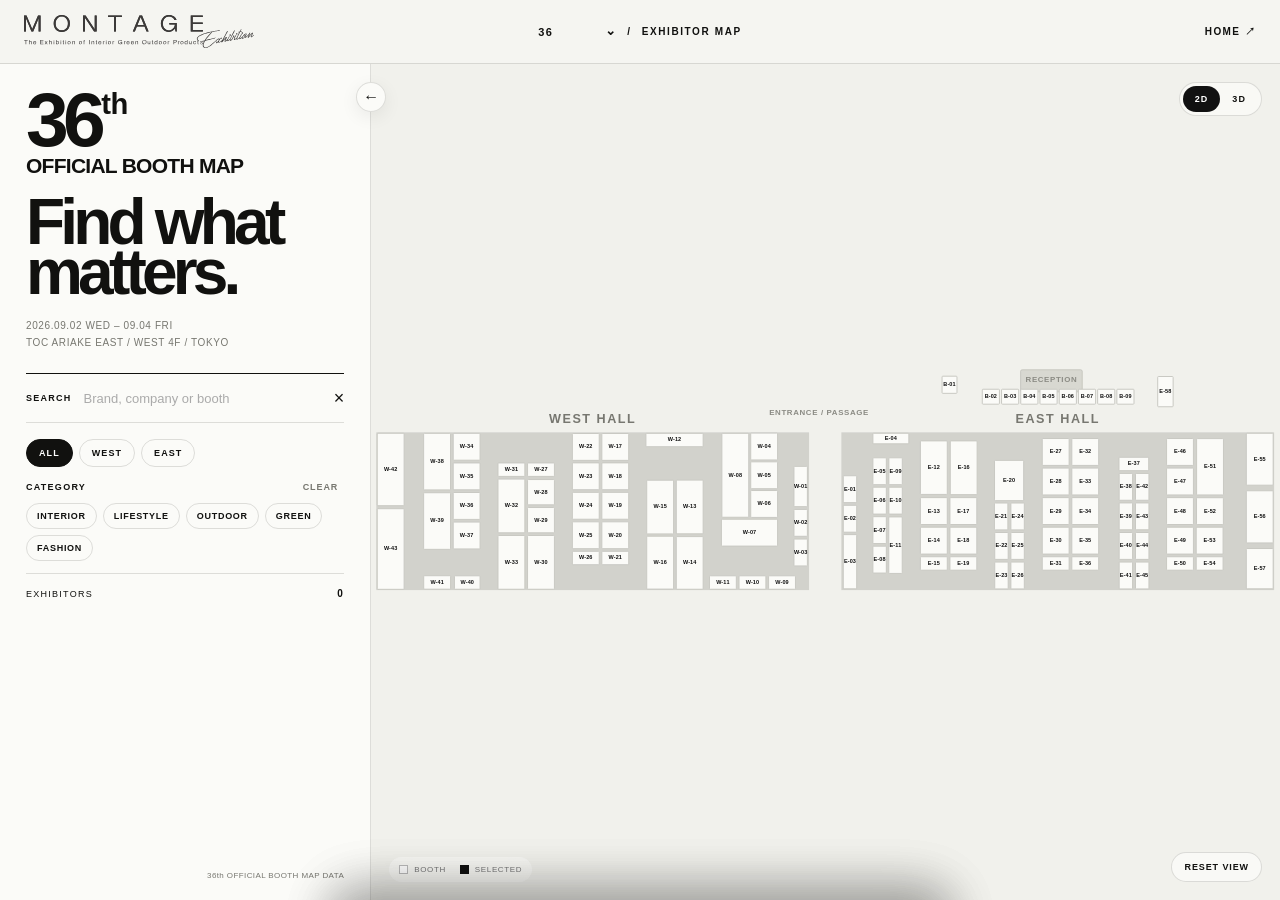
<file: map/index.html>
<!doctype html><html lang="ja"><head><meta charset="utf-8"><meta name="viewport" content="width=device-width,initial-scale=1"><title>MONTAGE EXHIBITOR MAP</title><meta http-equiv="refresh" content="0; url=./36/"><link rel="canonical" href="./36/"><script>location.replace('./36/'+location.search+location.hash)</script></head><body><a href="./36/">36 / EXHIBITOR MAP</a></body></html>
</file>
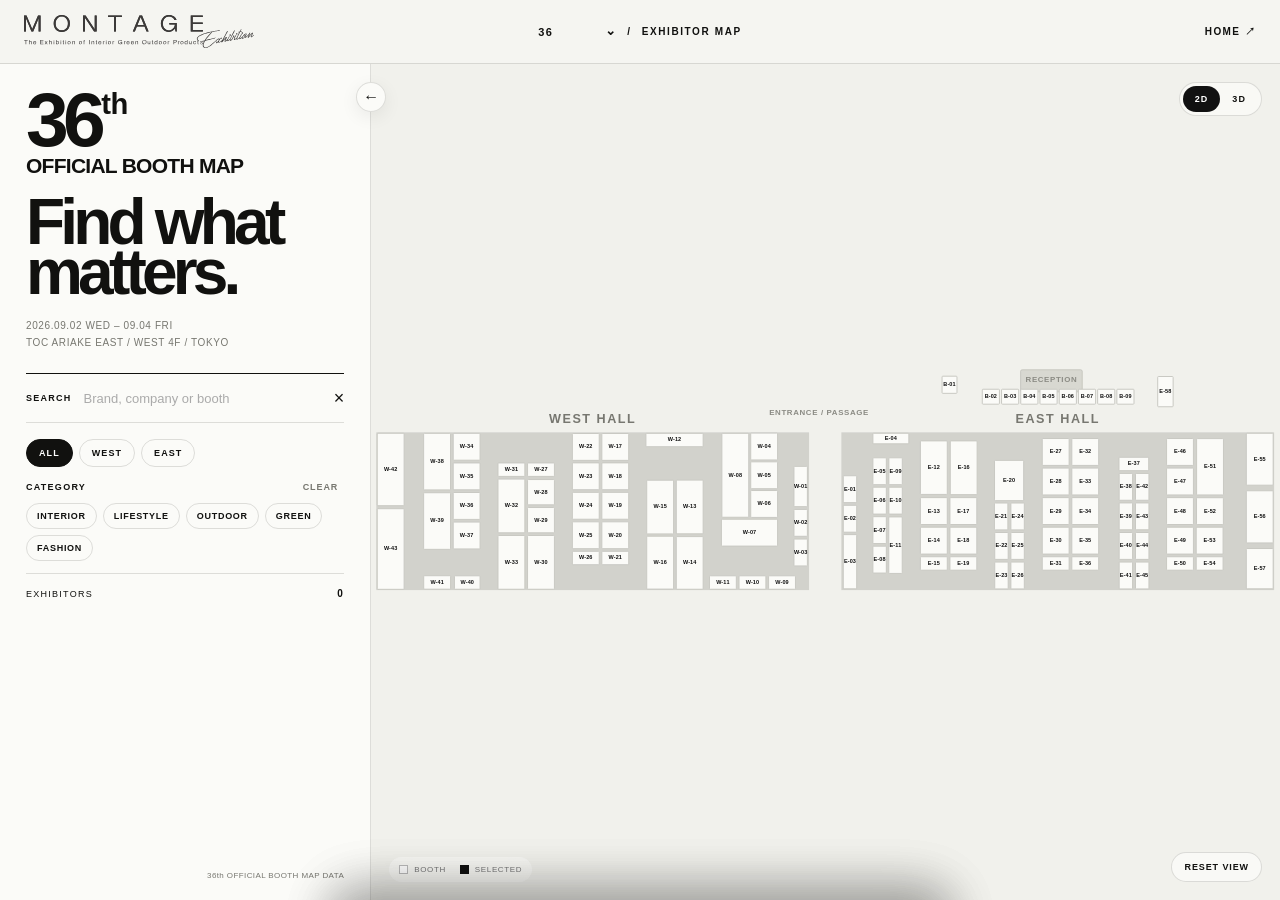
<file: map/36/index.html>
<!doctype html>
<html lang="ja">
<head>
<meta charset="utf-8">
<meta name="viewport" content="width=device-width,initial-scale=1,viewport-fit=cover,user-scalable=no">
<title>36 / EXHIBITOR MAP — MONTAGE</title>
<meta name="description" content="MONTAGE 36th exhibition interactive exhibitor map. Search booths and switch between interactive 2D and 3D exhibition views.">
<link rel="stylesheet" href="../assets/map.css?v=20260920-7">
</head>
<body>
<header class="mapHeader">
  <a class="mapBrand" href="../../" aria-label="MONTAGE home"><img src="../assets/logo.svg" alt="MONTAGE"></a>
  <div class="mapHeader__meta">
    <label class="editionPicker" aria-label="Edition">
      <select id="editionSelect">
        <option value="36" selected>36</option>
        <option value="archive">ARCHIVE</option>
      </select>
    </label>
    <span>/</span><span>EXHIBITOR MAP</span>
  </div>
  <a class="mapHeader__back" href="../../">HOME ↗</a>
</header>

<main class="mapApp">
  <aside class="sidePanel" id="sidePanel">
    <div class="sidePanel__head">
      <div class="editionTitle">
        <strong>36<sup>th</sup></strong>
        <span>OFFICIAL BOOTH MAP</span>
      </div>
      <h1>Find what<br>matters.</h1>
      <p class="sidePanel__meta">2026.09.02 WED – 09.04 FRI<br>TOC ARIAKE EAST / WEST 4F / TOKYO</p>
    </div>

    <div class="searchBlock">
      <label class="searchField">
        <span>SEARCH</span>
        <input type="search" data-search placeholder="Brand, company or booth" autocomplete="off">
        <button type="button" class="searchClear" data-search-clear aria-label="Clear search">×</button>
      </label>
      <div class="searchSuggestions" id="desktopSuggestions"></div>
    </div>

    <div class="hallTabs" data-hall-tabs>
      <button class="is-active" data-hall="ALL">ALL</button>
      <button data-hall="WEST">WEST</button>
      <button data-hall="EAST">EAST</button>
    </div>

    <div class="categoryBlock">
      <div class="sectionLabel"><span>CATEGORY</span><button type="button" data-clear-filters>CLEAR</button></div>
      <div class="categoryChips" id="desktopCategories"></div>
    </div>

    <div class="panelBody" id="desktopPanelBody">
      <div class="resultHead"><span>EXHIBITORS</span><strong id="desktopResultCount">0</strong></div>
      <div class="resultList" id="desktopResults"></div>
    </div>

    <div class="sidePanel__foot">
      <small id="dataStatus">PROTOTYPE DATA</small>
    </div>
  </aside>

  <button class="panelToggle" id="panelToggle" type="button" aria-label="Toggle side panel">←</button>

  <section class="mapStage" id="mapStage">
    <div class="mobileControls">
      <label class="mobileSearch">
        <input type="search" data-search placeholder="Brand, company or booth" autocomplete="off">
        <button type="button" data-search-clear aria-label="Clear search">×</button>
      </label>
      <div class="mobileControls__row">
        <div class="hallTabs hallTabs--mobile" data-hall-tabs>
          <button class="is-active" data-hall="ALL">ALL</button>
          <button data-hall="WEST">WEST</button>
          <button data-hall="EAST">EAST</button>
        </div>
        <button class="filterBtn" type="button" id="filterBtn">FILTER <span id="filterCount"></span></button>
      </div>
      <div class="searchSuggestions searchSuggestions--mobile" id="mobileSuggestions"></div>
    </div>

    <div class="viewToggle" aria-label="Map view">
      <button class="is-active" type="button" data-view="2d">2D</button>
      <button type="button" data-view="3d">3D</button>
    </div>

    <div class="mapViewport is-active" id="map2d" aria-label="2D exhibitor map">
      <svg id="mapSvg" role="img" aria-label="Interactive exhibition floor map"></svg>
    </div>
    <div class="mapViewport mapViewport--3d" id="map3d" aria-label="3D exhibitor map"></div>

    <svg class="mapConnector" id="mapConnector" hidden aria-hidden="true">
      <line id="mapConnectorLine" x1="0" y1="0" x2="0" y2="0"></line>
      <circle id="mapConnectorDot" cx="0" cy="0" r="4"></circle>
    </svg>

    <aside class="mapCallout" id="mapCallout" hidden aria-live="polite">
      <button class="mapCallout__close" type="button" id="mapCalloutClose" aria-label="Close booth information">×</button>
      <p class="mapCallout__id" id="mapCalloutId"></p>
      <strong class="mapCallout__brand" id="mapCalloutBrand"></strong>
      <span class="mapCallout__company" id="mapCalloutCompany"></span>
      <div class="mapCallout__tags" id="mapCalloutTags"></div>
      <button class="mapCallout__share" type="button" id="mapCalloutShare">SHARE ↗</button>
    </aside>

    <div class="mapLegend">
      <span><i class="legendBox legendBox--normal"></i> BOOTH</span>
      <span><i class="legendBox legendBox--selected"></i> SELECTED</span>
    </div>

    <button class="resetView" id="resetView" type="button">RESET VIEW</button>
  </section>
</main>

<div class="sheetBackdrop" id="sheetBackdrop"></div>

<section class="bottomSheet detailSheet" id="detailSheet" aria-hidden="true">
  <div class="sheetHandle"></div>
  <button class="sheetClose" type="button" data-close-sheet>×</button>
  <div id="mobileDetail"></div>
</section>

<section class="bottomSheet filterSheet" id="filterSheet" aria-hidden="true">
  <div class="sheetHandle"></div>
  <button class="sheetClose" type="button" data-close-sheet>×</button>
  <p class="eyebrow">FILTER / CATEGORY</p>
  <h2>What are you<br>looking for?</h2>
  <div class="filterSheet__chips" id="mobileCategories"></div>
  <div class="filterSheet__actions">
    <button type="button" class="button button--ghost" data-clear-filters>CLEAR</button>
    <button type="button" class="button button--dark" id="applyFilters">APPLY</button>
  </div>
</section>

<section class="bottomSheet shareSheet" id="shareSheet" aria-hidden="true">
  <div class="sheetHandle"></div>
  <button class="sheetClose" type="button" data-close-sheet>×</button>
  <div id="shareSheetContent"></div>
</section>

<script src="../data/36/data.js?v=20260920-1"></script>
<script src="../assets/map.js?v=20260920-7" defer></script>
</body>
</html>
</file>
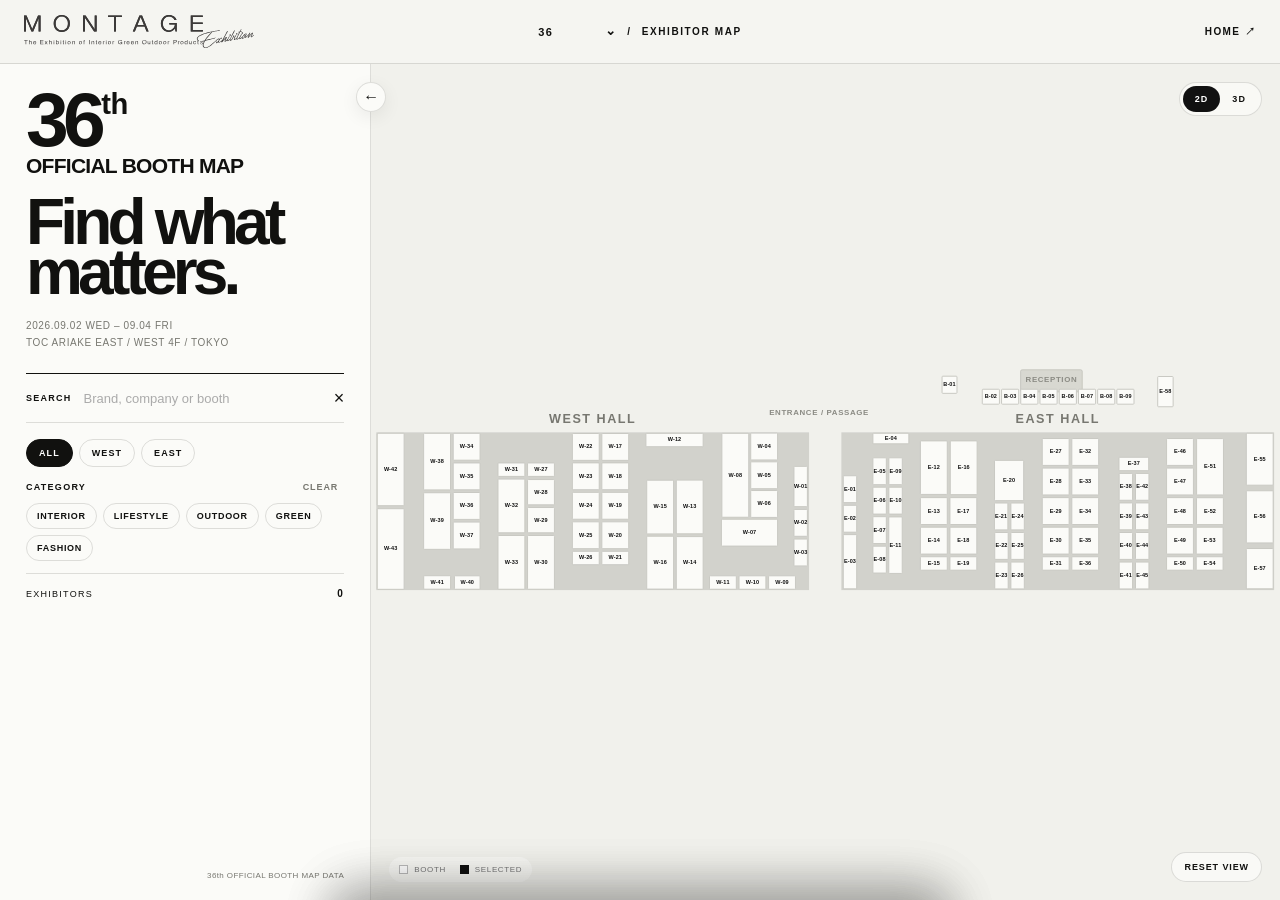
<file: map/37/index.html>
<!doctype html><html lang="ja"><head><meta charset="utf-8"><meta name="viewport" content="width=device-width,initial-scale=1"><title>36 / EXHIBITOR MAP — MONTAGE</title><meta http-equiv="refresh" content="0; url=../36/"><link rel="canonical" href="../36/"><script>location.replace('../36/'+location.search+location.hash)</script></head><body><a href="../36/">36 / EXHIBITOR MAP</a></body></html>
</file>
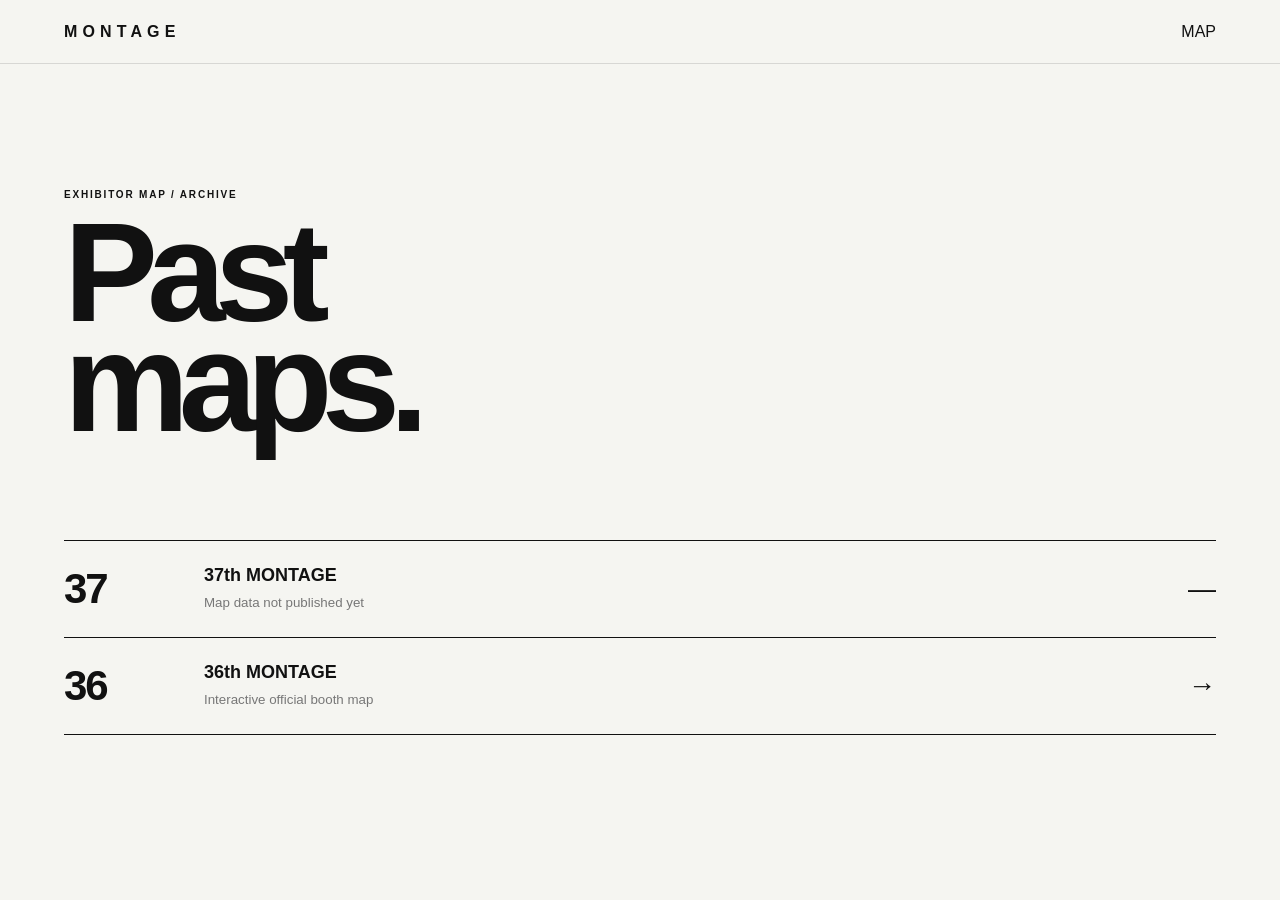
<file: map/archive/index.html>
<!doctype html><html lang="ja"><head><meta charset="utf-8"><meta name="viewport" content="width=device-width,initial-scale=1"><title>EXHIBITOR MAP ARCHIVE — MONTAGE</title><style>*{box-sizing:border-box}body{margin:0;background:#f5f5f1;color:#111;font-family:-apple-system,BlinkMacSystemFont,"Helvetica Neue","Hiragino Sans","Yu Gothic",Arial,sans-serif}header{height:64px;padding:0 5vw;display:flex;align-items:center;justify-content:space-between;border-bottom:1px solid rgba(0,0,0,.12)}a{color:inherit;text-decoration:none}.brand{letter-spacing:.32em;font-weight:700}.wrap{padding:9vw 5vw}.eyebrow{font-size:10px;letter-spacing:.18em;font-weight:700}.title{font-size:clamp(64px,11vw,160px);line-height:.78;letter-spacing:-.075em;margin:18px 0 8vw}.item{display:grid;grid-template-columns:120px 1fr auto;gap:20px;padding:24px 0;border-top:1px solid #111;align-items:center}.item:last-child{border-bottom:1px solid #111}.num{font-size:42px;font-weight:700;letter-spacing:-.05em}.meta strong{display:block;font-size:18px}.meta small{display:block;margin-top:7px;color:#777;line-height:1.5}.arrow{font-size:28px}@media(max-width:640px){header{height:56px}.wrap{padding-top:18vw}.item{grid-template-columns:70px 1fr auto}.num{font-size:32px}.meta strong{font-size:15px}}</style></head><body><header><a class="brand" href="../../">MONTAGE</a><a href="../">MAP</a></header><main class="wrap"><p class="eyebrow">EXHIBITOR MAP / ARCHIVE</p><h1 class="title">Past<br>maps.</h1><div class="item"><span class="num">37</span><span class="meta"><strong>37th MONTAGE</strong><small>Map data not published yet</small></span><span class="arrow">—</span></div><a class="item" href="../36/"><span class="num">36</span><span class="meta"><strong>36th MONTAGE</strong><small>Interactive official booth map</small></span><span class="arrow">→</span></a></main></body></html>
</file>
<file: map/assets/map.css>
:root{
  --bg:#f5f5f1;--paper:#fbfbf8;--ink:#11110f;--muted:#777770;--line:rgba(17,17,15,.13);
  --panel:clamp(330px,29vw,470px);--header:64px;--radius:18px;
}
*{box-sizing:border-box}html,body{margin:0;width:100%;height:100%;overflow:hidden;background:var(--bg);color:var(--ink)}
body{font-family:-apple-system,BlinkMacSystemFont,"SF Pro Display","Helvetica Neue","Hiragino Sans","Yu Gothic",Arial,sans-serif;-webkit-font-smoothing:antialiased}
button,input,select{font:inherit;color:inherit}button{cursor:pointer}a{color:inherit;text-decoration:none}
.mapHeader{position:fixed;z-index:80;inset:0 0 auto 0;height:var(--header);display:grid;grid-template-columns:1fr auto 1fr;align-items:center;padding:0 24px;background:rgba(245,245,241,.92);border-bottom:1px solid var(--line);backdrop-filter:blur(16px)}
.mapBrand{display:block;width:clamp(220px,18vw,275px);line-height:0}.mapBrand img{display:block;width:100%;height:auto}.mapHeader__meta{display:flex;align-items:center;gap:10px;font-size:10px;letter-spacing:.16em;font-weight:700}.mapHeader__back{justify-self:end;font-size:10px;letter-spacing:.14em;font-weight:700}
.editionPicker{position:relative}.editionPicker select{appearance:none;border:0;background:transparent;padding:8px 20px 8px 0;font-size:11px;font-weight:800;letter-spacing:.12em}.editionPicker:after{content:"⌄";position:absolute;right:0;top:5px;font-size:13px;pointer-events:none}
.mapApp{position:fixed;inset:var(--header) 0 0;display:flex;min-height:0}
.sidePanel{position:relative;z-index:30;width:var(--panel);flex:0 0 var(--panel);height:100%;display:flex;flex-direction:column;padding:28px 26px 18px;background:var(--paper);border-right:1px solid var(--line);transition:margin-left .35s ease,opacity .25s ease}
.sidePanel.is-collapsed{margin-left:calc(var(--panel) * -1);opacity:0;pointer-events:none}
.sidePanel__head{flex:none}.editionTitle{display:grid;gap:0;margin:0 0 22px}.editionTitle strong{display:block;font-size:clamp(64px,6vw,92px);line-height:.72;letter-spacing:-.075em;font-weight:800}.editionTitle sup{font-size:.38em;vertical-align:top;position:relative;top:.08em;left:.05em;letter-spacing:-.02em}.editionTitle span{display:block;margin-top:8px;font-size:21px;line-height:1;letter-spacing:-.035em;font-weight:800}.eyebrow{margin:0 0 10px;font-size:10px;letter-spacing:.18em;font-weight:750;text-transform:uppercase}.sidePanel h1{margin:0;font-size:clamp(54px,5vw,82px);line-height:.78;letter-spacing:-.075em;font-weight:750}.sidePanel__meta{margin:20px 0 22px;font-size:10px;line-height:1.65;letter-spacing:.06em;color:var(--muted)}
.searchBlock{position:relative;z-index:8;flex:none}.searchField{display:grid;grid-template-columns:auto 1fr auto;align-items:center;gap:10px;border-top:1px solid var(--ink);border-bottom:1px solid var(--line);padding:13px 0}.searchField span{font-size:9px;letter-spacing:.14em;font-weight:750}.searchField input,.mobileSearch input{width:100%;border:0;outline:0;background:transparent;font-size:13px}.searchField input::placeholder,.mobileSearch input::placeholder{color:#aaa}.searchClear,.mobileSearch button{border:0;background:transparent;padding:2px 0;font-size:18px;line-height:1}
.searchSuggestions{display:none;position:absolute;z-index:20;left:0;right:0;top:100%;max-height:300px;overflow:auto;background:var(--paper);border:1px solid var(--line);box-shadow:0 18px 40px rgba(0,0,0,.08)}.searchSuggestions.is-open{display:block}.suggestion{display:grid;grid-template-columns:56px 1fr;gap:10px;width:100%;padding:12px 13px;border:0;border-bottom:1px solid var(--line);background:transparent;text-align:left}.suggestion:hover{background:#efefe9}.suggestion:last-child{border-bottom:0}.suggestion__id{font-size:10px;font-weight:800}.suggestion strong{display:block;font-size:12px}.suggestion small{display:block;margin-top:3px;color:var(--muted);font-size:10px}
.hallTabs{display:flex;gap:6px;margin:16px 0 14px}.hallTabs button{border:1px solid var(--line);background:transparent;border-radius:999px;padding:8px 12px;font-size:9px;letter-spacing:.12em;font-weight:750}.hallTabs button.is-active{background:var(--ink);color:#fff;border-color:var(--ink)}
.categoryBlock{flex:none;padding:0 0 12px;border-bottom:1px solid var(--line)}.sectionLabel{display:flex;justify-content:space-between;align-items:center;margin-bottom:10px;font-size:9px;letter-spacing:.14em;font-weight:750}.sectionLabel button{border:0;background:none;color:var(--muted);font-size:9px;letter-spacing:.1em}
.categoryChips,.filterSheet__chips{display:flex;flex-wrap:wrap;gap:6px}.categoryChip{border:1px solid var(--line);border-radius:999px;background:transparent;padding:7px 10px;font-size:9px;letter-spacing:.08em;font-weight:700}.categoryChip.is-active{background:var(--ink);border-color:var(--ink);color:#fff}
.panelBody{min-height:0;flex:1;overflow:auto;padding-top:14px}.resultHead{display:flex;justify-content:space-between;align-items:center;margin-bottom:7px;font-size:9px;letter-spacing:.14em}.resultHead strong{font-size:10px}.resultList{display:grid}.resultItem{display:grid;grid-template-columns:52px 1fr auto;gap:8px;align-items:center;width:100%;min-height:58px;padding:10px 0;border:0;border-bottom:1px solid var(--line);background:transparent;text-align:left}.resultItem:hover{padding-left:6px}.resultItem__id{font-size:10px;font-weight:800}.resultItem strong{font-size:12px;line-height:1.25}.resultItem small{display:block;margin-top:4px;color:var(--muted);font-size:9px;line-height:1.35}.resultItem__arrow{font-size:16px}
.sidePanel__foot{flex:none;padding-top:12px;display:flex;align-items:center;justify-content:flex-end}.sidePanel__foot small{max-width:180px;text-align:right;color:var(--muted);font-size:8px;line-height:1.35;letter-spacing:.05em}
.panelToggle{position:absolute;z-index:35;top:18px;left:calc(var(--panel) - 15px);width:30px;height:30px;border:1px solid var(--line);border-radius:50%;background:var(--paper);box-shadow:0 5px 18px rgba(0,0,0,.07);transition:left .35s ease,transform .35s ease}.sidePanel.is-collapsed+.panelToggle{left:16px;transform:rotate(180deg)}
.mapStage{position:relative;flex:1;min-width:0;height:100%;overflow:hidden;background:#efefe9}
.mapViewport{position:absolute;inset:0;display:none}.mapViewport.is-active{display:block}#map2d{touch-action:none}
#mapSvg{width:100%;height:100%;display:block;background:#f1f1ec}
.floor-bg{fill:#e4e4de}.hall-outline{fill:#d2d2cc}.hall-title{font-size:16px;font-weight:800;letter-spacing:.12em;fill:#777770}.facility-label{font-size:10px;font-weight:760;letter-spacing:.08em;fill:#8b8b84}.facility-mark{fill:#d8d8d1;stroke:#c1c1ba;stroke-width:1}
.booth{cursor:pointer;outline:none}.booth:focus{outline:none}.booth rect{fill:#fbfbf8;stroke:#c9c9c3;stroke-width:1;vector-effect:non-scaling-stroke;transition:fill .15s ease,opacity .15s ease,stroke .15s ease}.booth text{pointer-events:none;fill:#111;font-weight:700;dominant-baseline:middle;text-anchor:middle}.booth .booth-id{font-size:7px;letter-spacing:.02em}.booth .booth-brand{display:none}.booth.is-dim{opacity:.14}.booth.is-selected{opacity:1}.booth.is-selected rect{fill:#111;stroke:#111}.booth.is-selected text{opacity:0}.mapStage.is-close .booth .booth-id{font-size:6.5px}
.viewToggle{position:absolute;z-index:25;right:18px;top:18px;display:flex;padding:3px;border:1px solid var(--line);border-radius:999px;background:rgba(250,250,247,.9);backdrop-filter:blur(12px)}.viewToggle button{border:0;background:transparent;border-radius:999px;padding:8px 12px;font-size:9px;letter-spacing:.12em;font-weight:750}.viewToggle button.is-active{background:#111;color:#fff}
.resetView{position:absolute;z-index:25;right:18px;bottom:18px;border:1px solid var(--line);border-radius:999px;background:rgba(250,250,247,.92);padding:9px 12px;font-size:9px;letter-spacing:.1em;font-weight:750}
.mapLegend{position:absolute;z-index:20;left:18px;bottom:18px;display:flex;gap:14px;padding:8px 10px;border-radius:999px;background:rgba(250,250,247,.75);font-size:8px;letter-spacing:.08em;color:#777;backdrop-filter:blur(10px)}.mapLegend span{display:flex;align-items:center;gap:6px}.legendBox{width:9px;height:9px;border:1px solid #bbb;background:#fff}.legendBox--selected{background:#111;border-color:#111}
.mobileControls{display:none}
.mapViewport--3d canvas{display:block;width:100%!important;height:100%!important}.threeFallback{position:absolute;inset:0;display:grid;place-items:center;padding:24px;text-align:center;color:var(--muted);font-size:12px}
.mapConnector{position:absolute;z-index:31;inset:0;width:100%;height:100%;overflow:visible;pointer-events:none}
.mapConnector[hidden]{display:none}
.mapConnector line{stroke:#111;stroke-width:1.5;vector-effect:non-scaling-stroke}
.mapConnector circle{fill:#111;stroke:#fbfbf8;stroke-width:2;vector-effect:non-scaling-stroke}
.mapCallout{position:absolute;z-index:32;width:min(260px,calc(100% - 32px));padding:16px 16px 14px;background:#fbfbf8;border:1.5px solid #111;border-radius:2px;box-shadow:0 12px 30px rgba(0,0,0,.12);pointer-events:auto;display:flex;flex-direction:column}
.mapCallout[hidden]{display:none}
.mapCallout__close{position:absolute;right:7px;top:6px;width:26px;height:26px;border:0;background:transparent;font-size:16px;line-height:1;opacity:.4}
.mapCallout__close:hover{opacity:1}
.mapCallout__id{margin:0 0 8px;font-size:9px;line-height:1;letter-spacing:.18em;font-weight:800}
.mapCallout__brand{display:block;max-width:210px;font-size:31px;line-height:.92;letter-spacing:-.055em;font-weight:800;word-break:break-word}
.mapCallout__company{display:block;margin-top:10px;color:#8c8c86;font-size:9px;line-height:1.5}
.mapCallout__tags{display:flex;flex-wrap:wrap;gap:5px;margin-top:12px}
.mapCallout__tags span{padding:5px 8px;border:1px solid #d2d2cc;border-radius:999px;color:#777770;font-size:7px;line-height:1;letter-spacing:.1em;font-weight:750}
.mapCallout__share{width:100%;margin-top:16px;border:1px solid #111;border-radius:999px;background:transparent;padding:8px 10px;font-size:8px;line-height:1;letter-spacing:.13em;font-weight:800}
.mapCallout__share:hover{background:#111;color:#fff}
.detailCard{padding:2px 0 18px}.detailBack{border:0;background:none;padding:0 0 18px;font-size:9px;letter-spacing:.12em;font-weight:750}.detailId{margin:0 0 8px;font-size:12px;letter-spacing:.12em;font-weight:800}.detailBrand{margin:0;font-size:clamp(34px,4vw,58px);line-height:.88;letter-spacing:-.055em;word-break:break-word}.detailCompany{margin:14px 0 0;color:var(--muted);font-size:12px;line-height:1.55}.detailTags{display:flex;flex-wrap:wrap;gap:6px;margin:18px 0}.detailTags span{border:1px solid var(--line);border-radius:999px;padding:6px 9px;font-size:8px;letter-spacing:.08em}.detailActions{display:grid;grid-template-columns:1fr;gap:8px;margin-top:18px}.button{border:1px solid #111;border-radius:999px;padding:11px 14px;background:transparent;font-size:9px;letter-spacing:.08em;font-weight:800}.button--dark{background:#111;color:#fff}.button--ghost{background:transparent}.detailLinks{display:grid;margin-top:14px;border-top:1px solid var(--line)}.detailLinks a,.detailLinks button{display:flex;justify-content:space-between;padding:12px 0;border:0;border-bottom:1px solid var(--line);background:none;font-size:10px;text-align:left}
.sheetBackdrop{position:fixed;z-index:89;inset:0;background:rgba(0,0,0,.18);opacity:0;pointer-events:none;transition:.25s}.sheetBackdrop.is-open{opacity:1;pointer-events:auto}.bottomSheet{position:fixed;z-index:90;left:50%;bottom:0;width:min(620px,calc(100% - 24px));max-height:88svh;overflow:auto;padding:22px 22px calc(22px + env(safe-area-inset-bottom));background:var(--paper);border-radius:24px 24px 0 0;box-shadow:0 -18px 50px rgba(0,0,0,.15);transform:translate(-50%,105%);transition:transform .32s cubic-bezier(.2,.8,.2,1)}.bottomSheet.is-open{transform:translate(-50%,0)}.sheetHandle{width:42px;height:4px;margin:0 auto 18px;border-radius:99px;background:#d0d0ca}.sheetClose{position:absolute;right:18px;top:15px;width:34px;height:34px;border:0;background:transparent;font-size:24px}.filterSheet h2,.shareSheet h2{margin:0 0 22px;font-size:42px;line-height:.88;letter-spacing:-.06em}.filterSheet__actions{display:grid;grid-template-columns:1fr 1fr;gap:8px;margin-top:28px}
.emptyState{padding:40px 0;color:var(--muted);font-size:12px;line-height:1.7}.sharedNotice{margin:0 0 18px;padding:12px 14px;border:1px solid var(--line);border-radius:14px;background:#efefe9;font-size:10px;line-height:1.5}.shareUrl{display:flex;gap:8px}.shareUrl input{min-width:0;flex:1;border:1px solid var(--line);border-radius:12px;background:#f2f2ed;padding:11px;font-size:10px}.qrWrap{display:grid;place-items:center;min-height:210px;margin:20px 0;background:#fff;border:1px solid var(--line);border-radius:18px}.qrWrap canvas,.qrWrap img{max-width:180px;height:auto}
@media(max-width:900px){
  :root{--header:56px}.mapHeader{grid-template-columns:1fr auto;padding:0 14px}.mapBrand{width:150px}.mapHeader__meta{justify-self:end}.mapHeader__back{display:none}
  .sidePanel,.panelToggle{display:none}.mapStage{width:100%}
  .mobileControls{display:block;position:absolute;z-index:26;left:12px;right:12px;top:12px;pointer-events:none}.mobileSearch,.mobileControls__row,.searchSuggestions--mobile{pointer-events:auto}
  .mobileSearch{display:grid;grid-template-columns:1fr auto;align-items:center;gap:8px;height:44px;padding:0 14px;border:1px solid rgba(17,17,15,.12);border-radius:14px;background:rgba(250,250,247,.94);box-shadow:0 8px 26px rgba(0,0,0,.07);backdrop-filter:blur(14px)}
  .mobileControls__row{display:flex;align-items:center;justify-content:space-between;margin-top:8px}.hallTabs--mobile{margin:0;padding:3px;border:1px solid var(--line);border-radius:999px;background:rgba(250,250,247,.9);backdrop-filter:blur(12px)}.hallTabs--mobile button{border:0;padding:7px 10px}.filterBtn{border:1px solid var(--line);border-radius:999px;background:rgba(250,250,247,.9);padding:9px 12px;font-size:9px;letter-spacing:.1em;font-weight:750}
  .searchSuggestions--mobile{top:50px;left:0;right:0;border-radius:14px;max-height:52svh}
  .viewToggle{top:112px;right:12px}.resetView{right:12px;bottom:14px}.mapLegend{left:12px;bottom:14px;max-width:calc(100% - 150px);overflow:hidden;white-space:nowrap}
  .bottomSheet{width:100%;border-radius:24px 24px 0 0}.detailSheet{max-height:72svh}
  .editionTitle strong{font-size:58px}.editionTitle span{font-size:17px}.detailBrand{font-size:46px}.detailActions{grid-template-columns:1fr 1fr}
}
@media(max-width:480px){
  .mapHeader__meta{font-size:9px}.editionPicker select{font-size:10px}
  .detailBrand{font-size:38px}.filterSheet h2,.shareSheet h2{font-size:38px}
}
@media(prefers-reduced-motion:reduce){*{scroll-behavior:auto!important;transition:none!important}}
@media(max-width:640px){.mapCallout,.mapConnector{display:none!important}}
</file>
